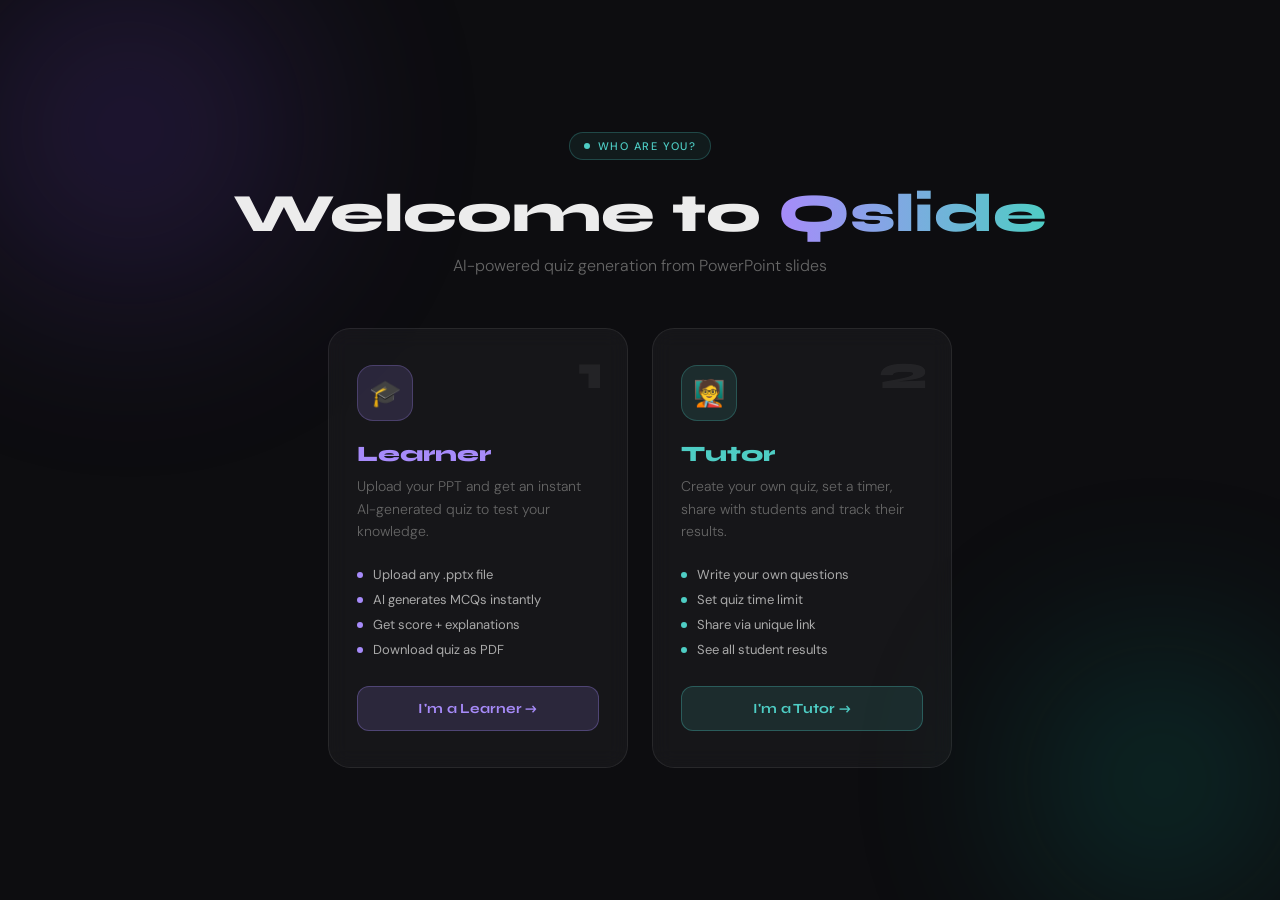
<file: templates/landing.html>
<!DOCTYPE html>
<html lang="en">
<head>
    <meta name="viewport" content="width=device-width, initial-scale=1">
    <title>Qslide — Choose Your Role</title>
        <link rel="icon" type="image/png" href="{{ url_for('static', filename='logo.png') }}">
    <link rel="preconnect" href="https://fonts.googleapis.com">
    <link href="https://fonts.googleapis.com/css2?family=Syne:wght@700;800&family=DM+Sans:wght@300;400;500&display=swap" rel="stylesheet">
    <style>
        *,*::before,*::after{box-sizing:border-box;margin:0;padding:0}
        body{font-family:'DM Sans',sans-serif;background:#0d0d10;color:#ececec;min-height:100vh;display:flex;flex-direction:column;align-items:center;justify-content:center;padding:20px;overflow-x:hidden;position:relative}
        .blob{position:fixed;border-radius:50%;filter:blur(90px);pointer-events:none;z-index:0}
        .blob-purple{width:500px;height:500px;background:radial-gradient(circle,#6c3fc4,transparent 70%);top:-120px;left:-120px;opacity:.3;animation:b1 12s ease-in-out infinite alternate}
        .blob-teal{width:400px;height:400px;background:radial-gradient(circle,#0e9e8a,transparent 70%);bottom:-80px;right:-80px;opacity:.3;animation:b2 14s ease-in-out infinite alternate}
        @keyframes b1{from{transform:translate(0,0) scale(1)}to{transform:translate(60px,40px) scale(1.1)}}
        @keyframes b2{from{transform:translate(0,0) scale(1)}to{transform:translate(-40px,-60px) scale(1.15)}}
        .wrap{position:relative;z-index:1;text-align:center;max-width:1020px;width:100%}
        .badge{display:inline-flex;align-items:center;gap:8px;font-size:11px;font-weight:500;letter-spacing:.14em;color:#4ecdc4;border:1px solid rgba(78,205,196,.25);background:rgba(78,205,196,.07);padding:6px 14px;border-radius:999px;margin-bottom:24px;animation:fadeUp .5s ease both}
        .badge-dot{width:6px;height:6px;border-radius:50%;background:#4ecdc4;animation:pulse 1.5s ease-in-out infinite}
        @keyframes pulse{0%,100%{opacity:1;transform:scale(1)}50%{opacity:.5;transform:scale(.85)}}
        h1{font-family:'Syne',sans-serif;font-size:clamp(32px,6vw,54px);font-weight:800;line-height:1.1;margin-bottom:12px;animation:fadeUp .6s .05s ease both}
        .grad{background:linear-gradient(90deg,#a78bfa,#4ecdc4);-webkit-background-clip:text;-webkit-text-fill-color:transparent;background-clip:text}
        .subtitle{font-size:16px;color:#666;margin-bottom:52px;font-weight:300;animation:fadeUp .6s .1s ease both}
        .cards{display:flex;gap:24px;justify-content:center;flex-wrap:wrap;animation:fadeUp .7s .15s ease both}
        .role-card{width:300px;background:rgba(255,255,255,0.04);border:1.5px solid rgba(255,255,255,0.08);border-radius:22px;padding:36px 28px;cursor:pointer;text-align:left;text-decoration:none;color:inherit;transition:all 0.25s;position:relative;overflow:hidden;backdrop-filter:blur(10px)}
        .role-card::before{content:'';position:absolute;inset:0;border-radius:22px;opacity:0;transition:opacity .25s}
        .role-card.learner::before{background:radial-gradient(circle at top left,rgba(167,139,250,0.12),transparent 60%)}
        .role-card.tutor::before{background:radial-gradient(circle at top left,rgba(78,205,196,0.12),transparent 60%)}
        .role-card:hover{transform:translateY(-6px);border-color:rgba(255,255,255,0.18);box-shadow:0 20px 50px rgba(0,0,0,0.4)}
        .role-card:hover::before{opacity:1}
        .card-icon{width:56px;height:56px;border-radius:16px;display:flex;align-items:center;justify-content:center;font-size:26px;margin-bottom:20px}
        .learner .card-icon{background:rgba(167,139,250,0.15);border:1px solid rgba(167,139,250,0.25)}
        .tutor .card-icon{background:rgba(78,205,196,0.12);border:1px solid rgba(78,205,196,0.25)}
        .card-title{font-family:'Syne',sans-serif;font-size:22px;font-weight:800;margin-bottom:8px}
        .learner .card-title{color:#a78bfa}
        .tutor .card-title{color:#4ecdc4}
        .card-desc{font-size:14px;color:#666;line-height:1.6;margin-bottom:24px;font-weight:300}
        .card-features{display:flex;flex-direction:column;gap:8px;margin-bottom:28px}
        .feat{display:flex;align-items:center;gap:10px;font-size:13px;color:#aaa}
        .feat-dot{width:6px;height:6px;border-radius:50%;flex-shrink:0}
        .learner .feat-dot{background:#a78bfa}
        .tutor .feat-dot{background:#4ecdc4}
        .card-btn{width:100%;padding:13px;border-radius:12px;border:none;font-family:'Syne',sans-serif;font-size:14px;font-weight:700;cursor:pointer;transition:all 0.2s;letter-spacing:.02em}
        .learner .card-btn{background:rgba(167,139,250,0.15);color:#a78bfa;border:1.5px solid rgba(167,139,250,0.3)}
        .learner .card-btn:hover{background:rgba(167,139,250,0.25)}
        .tutor .card-btn{background:rgba(78,205,196,0.12);color:#4ecdc4;border:1.5px solid rgba(78,205,196,0.3)}
        .tutor .card-btn:hover{background:rgba(78,205,196,0.22)}
        .card-number{position:absolute;top:20px;right:24px;font-family:'Syne',sans-serif;font-size:48px;font-weight:800;opacity:.06;color:#fff;line-height:1}
        @keyframes fadeUp{from{opacity:0;transform:translateY(20px)}to{opacity:1;transform:translateY(0)}}
        @media (max-width:760px){
            body{justify-content:flex-start;padding:42px 16px 28px}
            .blob-purple{width:320px;height:320px;top:-90px;left:-110px}
            .blob-teal{width:280px;height:280px;right:-120px;bottom:-80px}
            h1{font-size:clamp(32px,12vw,46px);line-height:1.06}
            .subtitle{font-size:15px;margin-bottom:28px}
            .cards{gap:14px}
            .role-card{width:min(100%,360px);padding:26px 22px;border-radius:18px}
            .card-icon{width:48px;height:48px;border-radius:14px;font-size:22px;margin-bottom:16px}
            .card-desc{margin-bottom:18px}
            .card-features{margin-bottom:22px}
        }
        @media (max-width:380px){
            body{padding-left:12px;padding-right:12px}
            .badge{font-size:10px;padding:6px 12px}
            .role-card{padding:22px 18px}
        }
    </style>
</head>
<body>
    <div class="blob blob-purple"></div>
    <div class="blob blob-teal"></div>
    <div class="wrap">
        <div class="badge"><span class="badge-dot"></span> WHO ARE YOU?</div>
        <h1>Welcome to <span class="grad">Qslide</span></h1>
        <p class="subtitle">AI-powered quiz generation from PowerPoint slides</p>
        <div class="cards">
            <a href="/learner" class="role-card learner">
                <div class="card-number">1</div>
                <div class="card-icon">🎓</div>
                <div class="card-title">Learner</div>
                <p class="card-desc">Upload your PPT and get an instant AI-generated quiz to test your knowledge.</p>
                <div class="card-features">
                    <div class="feat"><span class="feat-dot"></span>Upload any .pptx file</div>
                    <div class="feat"><span class="feat-dot"></span>AI generates MCQs instantly</div>
                    <div class="feat"><span class="feat-dot"></span>Get score + explanations</div>
                    <div class="feat"><span class="feat-dot"></span>Download quiz as PDF</div>
                </div>
                <button class="card-btn">I'm a Learner →</button>
            </a>
            <a href="/tutor" class="role-card tutor">
                <div class="card-number">2</div>
                <div class="card-icon">🧑‍🏫</div>
                <div class="card-title">Tutor</div>
                <p class="card-desc">Create your own quiz, set a timer, share with students and track their results.</p>
                <div class="card-features">
                    <div class="feat"><span class="feat-dot"></span>Write your own questions</div>
                    <div class="feat"><span class="feat-dot"></span>Set quiz time limit</div>
                    <div class="feat"><span class="feat-dot"></span>Share via unique link</div>
                    <div class="feat"><span class="feat-dot"></span>See all student results</div>
                </div>
                <button class="card-btn">I'm a Tutor →</button>
            </a>
        </div>
    </div>
</body>
</html>
</file>
